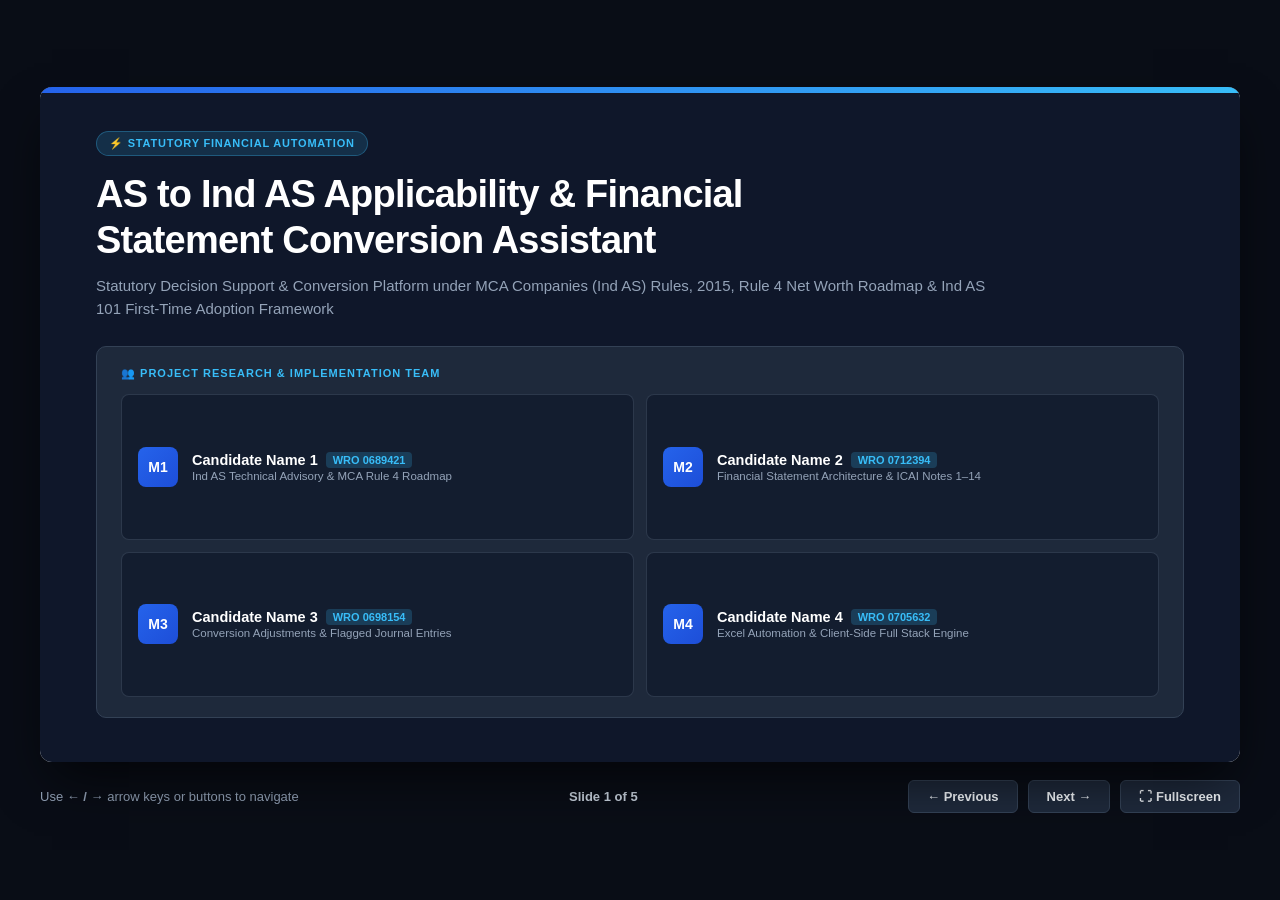
<file: presentation.html>
<!DOCTYPE html>
<html lang="en">
<head>
  <meta charset="UTF-8">
  <meta name="viewport" content="width=device-width, initial-scale=1.0">
  <title>AS to Ind AS Conversion Assistant - Executive Presentation</title>
  <style>
    :root {
      --bg-dark: #0f172a;
      --bg-card-dark: #1e293b;
      --bg-light: #f8fafc;
      --bg-card-light: #ffffff;
      --primary: #2563eb;
      --primary-light: #eff6ff;
      --accent-cyan: #38bdf8;
      --accent-amber: #d97706;
      --accent-green: #059669;
      --text-dark: #0f172a;
      --text-muted: #64748b;
      --text-light: #ffffff;
      --border-light: #e2e8f0;
      --border-dark: #334155;
    }

    * {
      box-sizing: border-box;
      margin: 0;
      padding: 0;
    }

    body {
      font-family: -apple-system, BlinkMacSystemFont, "Segoe UI", Roboto, Helvetica, Arial, sans-serif;
      background: #090d16;
      color: #334155;
      display: flex;
      flex-direction: column;
      align-items: center;
      justify-content: center;
      min-height: 100vh;
      overflow-x: hidden;
    }

    /* Fixed Aspect Ratio Presentation Viewport (16:9 Widescreen) */
    .deck-container {
      width: 1200px;
      height: 675px;
      position: relative;
      background: var(--bg-light);
      border-radius: 12px;
      box-shadow: 0 25px 50px -12px rgba(0, 0, 0, 0.7);
      overflow: hidden;
    }

    /* Slide Base */
    .slide {
      position: absolute;
      top: 0;
      left: 0;
      width: 100%;
      height: 100%;
      display: none;
      padding: 44px 56px;
      flex-direction: column;
      justify-content: flex-start;
      animation: fadeIn 0.3s cubic-bezier(0.16, 1, 0.3, 1);
    }

    .slide.active {
      display: flex;
    }

    @keyframes fadeIn {
      from { opacity: 0; transform: scale(0.99); }
      to { opacity: 1; transform: scale(1); }
    }

    /* Top Accent Line */
    .slide-accent-line {
      position: absolute;
      top: 0;
      left: 0;
      width: 100%;
      height: 6px;
      background: linear-gradient(90deg, #2563eb, #38bdf8);
    }

    /* Slide Headers */
    .slide-header {
      margin-bottom: 24px;
    }

    .slide-category {
      display: inline-block;
      font-size: 11px;
      font-weight: 800;
      letter-spacing: 1.2px;
      text-transform: uppercase;
      color: var(--primary);
      margin-bottom: 6px;
    }

    .slide-title {
      font-size: 26px;
      font-weight: 800;
      color: var(--text-dark);
      letter-spacing: -0.5px;
    }

    .slide-subtitle {
      font-size: 13.5px;
      color: var(--text-muted);
      margin-top: 4px;
    }

    /* SLIDE 1 SPECIFICS (Dark Cover) */
    .slide-dark {
      background: var(--bg-dark);
      color: var(--text-light);
    }

    .badge-pill-cyan {
      display: inline-flex;
      align-items: center;
      gap: 6px;
      background: rgba(56, 189, 248, 0.15);
      border: 1px solid rgba(56, 189, 248, 0.3);
      color: var(--accent-cyan);
      font-size: 11px;
      font-weight: 700;
      padding: 5px 12px;
      border-radius: 9999px;
      letter-spacing: 0.8px;
      text-transform: uppercase;
      margin-bottom: 16px;
      width: fit-content;
    }

    .cover-title {
      font-size: 38px;
      font-weight: 800;
      line-height: 1.2;
      color: #ffffff;
      margin-bottom: 12px;
      letter-spacing: -0.8px;
    }

    .cover-subtitle {
      font-size: 15px;
      line-height: 1.5;
      color: #94a3b8;
      max-width: 900px;
      margin-bottom: 26px;
    }

    .team-panel {
      background: var(--bg-card-dark);
      border: 1px solid var(--border-dark);
      border-radius: 10px;
      padding: 20px 24px;
      flex: 1;
      display: flex;
      flex-direction: column;
    }

    .team-panel-title {
      font-size: 11px;
      font-weight: 800;
      color: var(--accent-cyan);
      letter-spacing: 1px;
      text-transform: uppercase;
      margin-bottom: 14px;
      display: flex;
      align-items: center;
      gap: 8px;
    }

    .team-grid {
      display: grid;
      grid-template-columns: repeat(2, 1fr);
      gap: 12px;
      flex: 1;
    }

    .member-card {
      background: rgba(15, 23, 42, 0.65);
      border: 1px solid rgba(71, 85, 105, 0.5);
      border-radius: 8px;
      padding: 12px 16px;
      display: flex;
      align-items: center;
      gap: 14px;
    }

    .member-avatar {
      width: 40px;
      height: 40px;
      border-radius: 8px;
      background: linear-gradient(135deg, #2563eb, #1d4ed8);
      color: #fff;
      display: flex;
      align-items: center;
      justify-content: center;
      font-weight: 800;
      font-size: 14px;
      flex-shrink: 0;
    }

    .member-info h4 {
      font-size: 14.5px;
      font-weight: 700;
      color: #ffffff;
      display: flex;
      align-items: center;
      gap: 8px;
    }

    .wro-badge {
      display: inline-block;
      font-size: 11px;
      font-weight: 700;
      background: rgba(56, 189, 248, 0.2);
      color: var(--accent-cyan);
      padding: 2px 7px;
      border-radius: 4px;
    }

    .member-info p {
      font-size: 11.5px;
      color: #94a3b8;
      margin-top: 2px;
    }

    /* SLIDE 2: 3 COLUMN PROBLEM CARDS */
    .grid-3 {
      display: grid;
      grid-template-columns: repeat(3, 1fr);
      gap: 20px;
      flex: 1;
    }

    .card-problem {
      background: #ffffff;
      border: 1px solid var(--border-light);
      border-top: 4px solid var(--accent-amber);
      border-radius: 10px;
      padding: 22px;
      display: flex;
      flex-direction: column;
      box-shadow: 0 4px 6px -1px rgba(0,0,0,0.05);
    }

    .card-problem .num-bubble {
      width: 32px;
      height: 32px;
      border-radius: 50%;
      background: #fef3c7;
      color: var(--accent-amber);
      font-weight: 800;
      font-size: 13px;
      display: flex;
      align-items: center;
      justify-content: center;
      margin-bottom: 12px;
    }

    .card-problem h3 {
      font-size: 17px;
      font-weight: 800;
      color: var(--text-dark);
      margin-bottom: 4px;
    }

    .card-problem .sub-head {
      font-size: 12px;
      font-weight: 700;
      color: #b45309;
      margin-bottom: 14px;
    }

    .bullet-list {
      list-style: none;
      font-size: 12.5px;
      color: var(--text-muted);
      line-height: 1.6;
    }

    .bullet-list li {
      position: relative;
      padding-left: 18px;
      margin-bottom: 9px;
    }

    .bullet-list li::before {
      content: "•";
      position: absolute;
      left: 2px;
      color: var(--accent-amber);
      font-size: 16px;
      line-height: 1;
    }

    /* SLIDE 3: 4 PILLARS (2x2 GRID) */
    .grid-2x2 {
      display: grid;
      grid-template-columns: repeat(2, 1fr);
      gap: 18px;
      flex: 1;
    }

    .solution-card {
      background: #ffffff;
      border: 1px solid var(--border-light);
      border-radius: 10px;
      padding: 20px 22px;
      display: flex;
      flex-direction: column;
      box-shadow: 0 4px 6px -1px rgba(0,0,0,0.04);
    }

    .pill-tag {
      font-size: 10.5px;
      font-weight: 700;
      text-transform: uppercase;
      letter-spacing: 0.5px;
      color: var(--primary);
      background: var(--primary-light);
      padding: 3px 10px;
      border-radius: 9999px;
      width: fit-content;
      margin-bottom: 10px;
    }

    .solution-card h3 {
      font-size: 16px;
      font-weight: 800;
      color: var(--text-dark);
      margin-bottom: 10px;
    }

    .solution-card ul {
      list-style: none;
      font-size: 12px;
      color: var(--text-muted);
      line-height: 1.55;
    }

    .solution-card ul li {
      position: relative;
      padding-left: 18px;
      margin-bottom: 7px;
    }

    .solution-card ul li::before {
      content: "✓";
      position: absolute;
      left: 0;
      color: #10b981;
      font-weight: bold;
    }

    /* SLIDE 4: 4-PHASE TIMELINE */
    .grid-4-phases {
      display: grid;
      grid-template-columns: repeat(4, 1fr);
      gap: 16px;
      flex: 1;
    }

    .phase-card {
      background: #ffffff;
      border: 1px solid var(--border-light);
      border-radius: 10px;
      overflow: hidden;
      display: flex;
      flex-direction: column;
      box-shadow: 0 4px 6px -1px rgba(0,0,0,0.04);
    }

    .phase-header {
      background: var(--bg-dark);
      color: #93c5fd;
      padding: 10px 14px;
      font-size: 11px;
      font-weight: 800;
      letter-spacing: 0.5px;
      text-transform: uppercase;
      display: flex;
      justify-content: space-between;
      align-items: center;
    }

    .phase-body {
      padding: 16px 14px;
      flex: 1;
      display: flex;
      flex-direction: column;
    }

    .phase-title {
      font-size: 14.5px;
      font-weight: 800;
      color: var(--text-dark);
      margin-bottom: 12px;
      line-height: 1.3;
    }

    .phase-bullets {
      list-style: none;
      font-size: 11.5px;
      color: var(--text-muted);
      line-height: 1.55;
    }

    .phase-bullets li {
      position: relative;
      padding-left: 15px;
      margin-bottom: 8px;
    }

    .phase-bullets li::before {
      content: "→";
      position: absolute;
      left: 0;
      color: var(--primary);
      font-weight: bold;
    }

    /* SLIDE 5: CONCLUSION & IMPACT */
    .conclusion-grid {
      display: grid;
      grid-template-columns: 1.7fr 1fr;
      gap: 20px;
      flex: 1;
    }

    .key-takeaway-box {
      background: #ffffff;
      border: 1px solid var(--border-light);
      border-radius: 10px;
      padding: 24px;
      box-shadow: 0 4px 6px -1px rgba(0,0,0,0.04);
      display: flex;
      flex-direction: column;
      justify-content: space-between;
    }

    .takeaway-item {
      margin-bottom: 16px;
    }

    .takeaway-item h4 {
      font-size: 14px;
      font-weight: 800;
      color: var(--text-dark);
      display: flex;
      align-items: center;
      gap: 8px;
      margin-bottom: 4px;
    }

    .takeaway-item p {
      font-size: 12px;
      color: var(--text-muted);
      line-height: 1.55;
      padding-left: 24px;
    }

    .metrics-col {
      display: flex;
      flex-direction: column;
      gap: 14px;
    }

    .metric-card {
      background: var(--bg-dark);
      border: 1px solid var(--border-dark);
      border-radius: 10px;
      padding: 18px 20px;
      color: #ffffff;
      flex: 1;
      display: flex;
      flex-direction: column;
      justify-content: center;
    }

    .metric-val {
      font-size: 26px;
      font-weight: 800;
      color: var(--accent-cyan);
      font-family: monospace;
      margin-bottom: 2px;
    }

    .metric-label {
      font-size: 12.5px;
      font-weight: 700;
      color: #ffffff;
    }

    .metric-sub {
      font-size: 11px;
      color: #94a3b8;
      margin-top: 2px;
    }

    /* Bottom Control Bar */
    .controls {
      margin-top: 18px;
      display: flex;
      align-items: center;
      justify-content: space-between;
      width: 1200px;
      color: #94a3b8;
      font-size: 13px;
    }

    .nav-buttons {
      display: flex;
      gap: 10px;
    }

    .btn-nav {
      background: #1e293b;
      color: #f1f5f9;
      border: 1px solid #334155;
      padding: 8px 18px;
      border-radius: 6px;
      font-weight: 600;
      cursor: pointer;
      font-size: 13px;
      transition: all 0.15s ease;
    }

    .btn-nav:hover {
      background: #334155;
      border-color: #475569;
    }

    .slide-indicator {
      font-weight: 700;
      color: #cbd5e1;
    }
  </style>
</head>
<body>

  <!-- Presentation Deck Container -->
  <div class="deck-container">

    <!-- ================================================================= -->
    <!-- SLIDE 1: TOPIC HEADING & 4 MEMBERS WITH WRO NO. -->
    <!-- ================================================================= -->
    <div class="slide slide-dark active" id="slide-1">
      <div class="slide-accent-line"></div>
      
      <div class="badge-pill-cyan">
        <span>⚡ Statutory Financial Automation</span>
      </div>

      <h1 class="cover-title">
        AS to Ind AS Applicability &amp; Financial<br>Statement Conversion Assistant
      </h1>

      <p class="cover-subtitle">
        Statutory Decision Support &amp; Conversion Platform under MCA Companies (Ind AS) Rules, 2015, Rule 4 Net Worth Roadmap &amp; Ind AS 101 First-Time Adoption Framework
      </p>

      <div class="team-panel">
        <div class="team-panel-title">
          <span>👥 Project Research &amp; Implementation Team</span>
        </div>

        <div class="team-grid">
          <div class="member-card">
            <div class="member-avatar">M1</div>
            <div class="member-info">
              <h4>Candidate Name 1 <span class="wro-badge">WRO 0689421</span></h4>
              <p>Ind AS Technical Advisory &amp; MCA Rule 4 Roadmap</p>
            </div>
          </div>

          <div class="member-card">
            <div class="member-avatar">M2</div>
            <div class="member-info">
              <h4>Candidate Name 2 <span class="wro-badge">WRO 0712394</span></h4>
              <p>Financial Statement Architecture &amp; ICAI Notes 1–14</p>
            </div>
          </div>

          <div class="member-card">
            <div class="member-avatar">M3</div>
            <div class="member-info">
              <h4>Candidate Name 3 <span class="wro-badge">WRO 0698154</span></h4>
              <p>Conversion Adjustments &amp; Flagged Journal Entries</p>
            </div>
          </div>

          <div class="member-card">
            <div class="member-avatar">M4</div>
            <div class="member-info">
              <h4>Candidate Name 4 <span class="wro-badge">WRO 0705632</span></h4>
              <p>Excel Automation &amp; Client-Side Full Stack Engine</p>
            </div>
          </div>
        </div>
      </div>
    </div>

    <!-- ================================================================= -->
    <!-- SLIDE 2: THE PROBLEM STATEMENT -->
    <!-- ================================================================= -->
    <div class="slide" id="slide-2">
      <div class="slide-accent-line"></div>
      
      <div class="slide-header">
        <span class="slide-category">The Problem Statement</span>
        <h2 class="slide-title">Critical Pain Points in Indian Corporate AS-to-Ind AS Transition</h2>
        <p class="slide-subtitle">Challenges faced by CFOs, accounting teams, and practitioners transitioning from Previous Indian GAAP</p>
      </div>

      <div class="grid-3">
        <!-- Card 1 -->
        <div class="card-problem">
          <div class="num-bubble">01</div>
          <h3>Complex Statutory Rules</h3>
          <div class="sub-head">MCA Rule 4 &amp; Net Worth Ambiguity</div>
          <ul class="bullet-list">
            <li>Non-linear thresholds (₹250 Cr, listed equity/debt, NBFC Phase I/II).</li>
            <li>Confusion connecting reference audit year to the statutory date of transition.</li>
            <li>Holding, subsidiary, associate &amp; JV group cascade triggers often missed.</li>
            <li>Section 2(57) Net Worth computation disputes with statutory auditors.</li>
          </ul>
        </div>

        <!-- Card 2 -->
        <div class="card-problem">
          <div class="num-bubble">02</div>
          <h3>Fragile Spreadsheets</h3>
          <div class="sub-head">Manual Mapping &amp; Reconciliation Bottlenecks</div>
          <ul class="bullet-list">
            <li>Broken Excel formula chains during complex trial balance restatements.</li>
            <li>Lack of simultaneous dual traceability between Previous GAAP and Ind AS.</li>
            <li>Missing audit trail for opening balance adjustments under Ind AS 101.</li>
            <li>Data confidentiality risks when uploading client financials to unvetted cloud tools.</li>
          </ul>
        </div>

        <!-- Card 3 -->
        <div class="card-problem">
          <div class="num-bubble">03</div>
          <h3>Schedule III Gaps</h3>
          <div class="sub-head">Division II Compliance Failures</div>
          <ul class="bullet-list">
            <li>Omission of Statement of Changes in Equity (SOCIE Parts A &amp; B).</li>
            <li>Inadequate ICAI structured tables for Notes 1 to 14 disclosure.</li>
            <li>Manual errors in Lease accounting (Ind AS 116), ECL, and Fair Value adjustments.</li>
            <li>Cumbersome comparative restatements for prior financial years.</li>
          </ul>
        </div>
      </div>
    </div>

    <!-- ================================================================= -->
    <!-- SLIDE 3: TECHNOLOGY SOLUTION -->
    <!-- ================================================================= -->
    <div class="slide" id="slide-3">
      <div class="slide-accent-line"></div>
      
      <div class="slide-header">
        <span class="slide-category">Technology Solution</span>
        <h2 class="slide-title">Architecture &amp; Core Engines of the Developed Assistant</h2>
        <p class="slide-subtitle">A high-performance, browser-based decision support and financial conversion application</p>
      </div>

      <div class="grid-2x2">
        <div class="solution-card">
          <span class="pill-tag">Statutory Decision Support</span>
          <h3>1. Rule 4 Applicability &amp; Roadmap Engine</h3>
          <ul>
            <li>Select Net Worth FY in descending order (F.Y. 2026-27 down to 2015).</li>
            <li>Automatically calculates Reference Date, Transition Date &amp; First Reporting Year.</li>
            <li>Produces authoritative ICAI &amp; MCA 4-phase transition milestone schedule.</li>
          </ul>
        </div>

        <div class="solution-card">
          <span class="pill-tag">Automated Accounting Engine</span>
          <h3>2. Interactive TB &amp; Flagged Journal Entries</h3>
          <ul>
            <li>Upload Excel/CSV trial balance with instant validation and error checking.</li>
            <li>Interactive in-grid account editing with real-time recalculation.</li>
            <li>Analyzes accounts to generate statutory Journal Entries for Leases, ECL &amp; Tax.</li>
          </ul>
        </div>

        <div class="solution-card">
          <span class="pill-tag">Financial Statement Compiler</span>
          <h3>3. Complete Division II Schedule III Financials</h3>
          <ul>
            <li>Generates Balance Sheet and Statement of Profit &amp; Loss with OCI.</li>
            <li>Prepares Statement of Changes in Equity (SOCIE Parts A &amp; B).</li>
            <li>Compiles Ind AS 7 Indirect Cash Flow and ICAI structured Notes 1 to 14.</li>
          </ul>
        </div>

        <div class="solution-card">
          <span class="pill-tag">100% Confidentiality Assured</span>
          <h3>4. Client-Side Privacy &amp; 10-Sheet Excel Export</h3>
          <ul>
            <li>100% browser-based; zero client general ledger data is sent to external servers.</li>
            <li>Generates a comprehensive 10-Sheet Excel (.xls) workbook in one click.</li>
            <li>Provides an audit-ready reconciliation between Previous GAAP and Ind AS.</li>
          </ul>
        </div>
      </div>
    </div>

    <!-- ================================================================= -->
    <!-- SLIDE 4: IMPLEMENTATION PLAN -->
    <!-- ================================================================= -->
    <div class="slide" id="slide-4">
      <div class="slide-accent-line"></div>
      
      <div class="slide-header">
        <span class="slide-category">Implementation Plan</span>
        <h2 class="slide-title">Step-by-Step Corporate Deployment &amp; Transition Roadmap</h2>
        <p class="slide-subtitle">A phased operational methodology ensuring seamless compliance from assessment to final sign-off</p>
      </div>

      <div class="grid-4-phases">
        <div class="phase-card">
          <div class="phase-header">
            <span>Phase 01</span>
            <span>Week 1–2</span>
          </div>
          <div class="phase-body">
            <h4 class="phase-title">Setup &amp; Applicability</h4>
            <ul class="phase-bullets">
              <li>Input entity profile, CIN &amp; corporate constitution.</li>
              <li>Enter audited net worth under Section 2(57).</li>
              <li>Engine confirms mandatory date of transition.</li>
            </ul>
          </div>
        </div>

        <div class="phase-card">
          <div class="phase-header">
            <span>Phase 02</span>
            <span>Week 3–4</span>
          </div>
          <div class="phase-body">
            <h4 class="phase-title">TB Upload &amp; Review</h4>
            <ul class="phase-bullets">
              <li>Upload Previous GAAP trial balance file.</li>
              <li>Validate debit/credit balance in real time.</li>
              <li>Perform in-line account grouping and nature checks.</li>
            </ul>
          </div>
        </div>

        <div class="phase-card">
          <div class="phase-header">
            <span>Phase 03</span>
            <span>Week 5–6</span>
          </div>
          <div class="phase-body">
            <h4 class="phase-title">Conversion &amp; JEs</h4>
            <ul class="phase-bullets">
              <li>Review flagged conversion journal entries.</li>
              <li>Configure Ind AS 116 Leases &amp; ECL impairment.</li>
              <li>Execute Ind AS 101 opening equity reconciliations.</li>
            </ul>
          </div>
        </div>

        <div class="phase-card">
          <div class="phase-header">
            <span>Phase 04</span>
            <span>Week 7–8</span>
          </div>
          <div class="phase-body">
            <h4 class="phase-title">Statements &amp; Export</h4>
            <ul class="phase-bullets">
              <li>Review Balance Sheet, P&amp;L, SOCIE &amp; Cash Flow.</li>
              <li>Validate ICAI structured Notes 1 to 14.</li>
              <li>Download final 10-Sheet Excel financial package.</li>
            </ul>
          </div>
        </div>
      </div>
    </div>

    <!-- ================================================================= -->
    <!-- SLIDE 5: CONCLUSION & STRATEGIC VALUE -->
    <!-- ================================================================= -->
    <div class="slide" id="slide-5">
      <div class="slide-accent-line"></div>
      
      <div class="slide-header">
        <span class="slide-category">Conclusion &amp; Strategic Value</span>
        <h2 class="slide-title">Transforming Statutory Financial Conversion for Indian Enterprises</h2>
        <p class="slide-subtitle">Delivering precision, efficiency, and full statutory compliance for corporate finance teams</p>
      </div>

      <div class="conclusion-grid">
        <div class="key-takeaway-box">
          <div class="takeaway-item">
            <h4>🛡️ Authoritative Statutory Compliance</h4>
            <p>Accurately implements MCA Rule 4, Section 2(57), Ind AS 101, and Schedule III Division II without ambiguity.</p>
          </div>

          <div class="takeaway-item">
            <h4>⚡ Drastic Reduction in Transition Timeline</h4>
            <p>Replaces weeks of fragile manual spreadsheet mapping with instant, auto-reconciled financial statements.</p>
          </div>

          <div class="takeaway-item">
            <h4>🔒 100% Client-Side Data Privacy</h4>
            <p>Zero cloud or server transmission; sensitive corporate general ledger data remains strictly inside the user's browser.</p>
          </div>

          <div class="takeaway-item">
            <h4>🔍 Transparent, Auditor-Ready Trail</h4>
            <p>Complete traceability from Previous GAAP Trial Balance to converted Ind AS Balance Sheet, SOCIE, Cash Flows &amp; Notes.</p>
          </div>
        </div>

        <div class="metrics-col">
          <div class="metric-card">
            <div class="metric-val">85%+</div>
            <div class="metric-label">Time Saved in Conversion</div>
            <div class="metric-sub">Instant TB restatement &amp; recalculations</div>
          </div>

          <div class="metric-card">
            <div class="metric-val">100%</div>
            <div class="metric-label">Client-Side Privacy</div>
            <div class="metric-sub">Zero cloud database or server transmission</div>
          </div>

          <div class="metric-card">
            <div class="metric-val">10-Sheet</div>
            <div class="metric-label">Complete Excel Deliverable</div>
            <div class="metric-sub">Division II Schedule III &amp; ICAI Notes 1–14</div>
          </div>
        </div>
      </div>
    </div>

  </div>

  <!-- Bottom Navigation Control Bar -->
  <div class="controls">
    <div>
      <span>Use <strong>← / →</strong> arrow keys or buttons to navigate</span>
    </div>

    <div class="slide-indicator">
      Slide <span id="current-slide">1</span> of <span id="total-slides">5</span>
    </div>

    <div class="nav-buttons">
      <button class="btn-nav" id="btn-prev" onclick="prevSlide()">← Previous</button>
      <button class="btn-nav" id="btn-next" onclick="nextSlide()">Next →</button>
      <button class="btn-nav" onclick="toggleFullScreen()">⛶ Fullscreen</button>
    </div>
  </div>

  <script>
    let currentSlideIndex = 1;
    const totalSlides = 5;

    function showSlide(index) {
      if (index < 1) index = 1;
      if (index > totalSlides) index = totalSlides;
      currentSlideIndex = index;

      document.querySelectorAll('.slide').forEach((slide, i) => {
        slide.classList.toggle('active', i + 1 === currentSlideIndex);
      });

      document.getElementById('current-slide').textContent = currentSlideIndex;
      document.getElementById('btn-prev').disabled = currentSlideIndex === 1;
      document.getElementById('btn-next').disabled = currentSlideIndex === totalSlides;
    }

    function nextSlide() {
      if (currentSlideIndex < totalSlides) {
        showSlide(currentSlideIndex + 1);
      }
    }

    function prevSlide() {
      if (currentSlideIndex > 1) {
        showSlide(currentSlideIndex - 1);
      }
    }

    function toggleFullScreen() {
      if (!document.fullscreenElement) {
        document.documentElement.requestFullscreen().catch(err => {});
      } else {
        if (document.exitFullscreen) {
          document.exitFullscreen();
        }
      }
    }

    // Keyboard Shortcuts (Arrow Left/Right, Space)
    window.addEventListener('keydown', (e) => {
      if (e.key === 'ArrowRight' || e.key === ' ' || e.key === 'PageDown') {
        nextSlide();
      } else if (e.key === 'ArrowLeft' || e.key === 'PageUp') {
        prevSlide();
      } else if (e.key === 'f' || e.key === 'F') {
        toggleFullScreen();
      }
    });

    // Initialize
    showSlide(1);
  </script>
</body>
</html>
</file>
